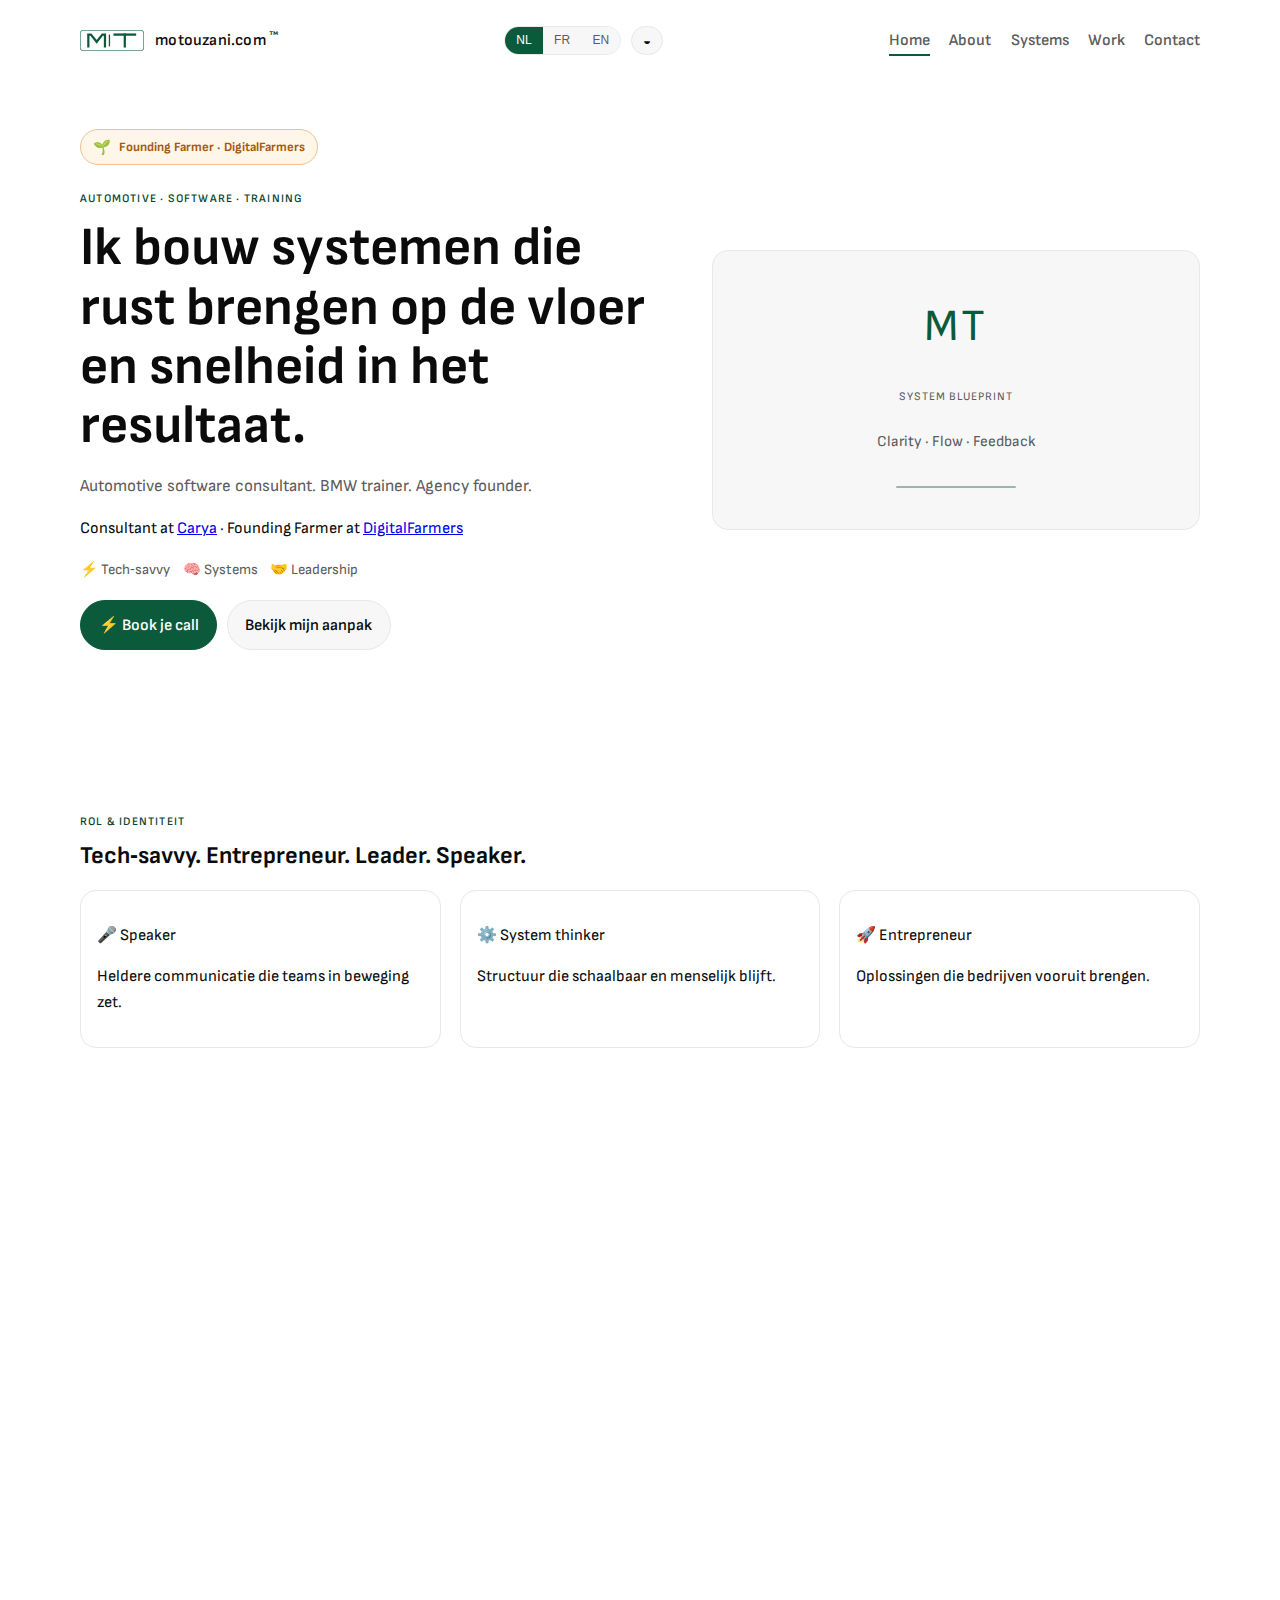
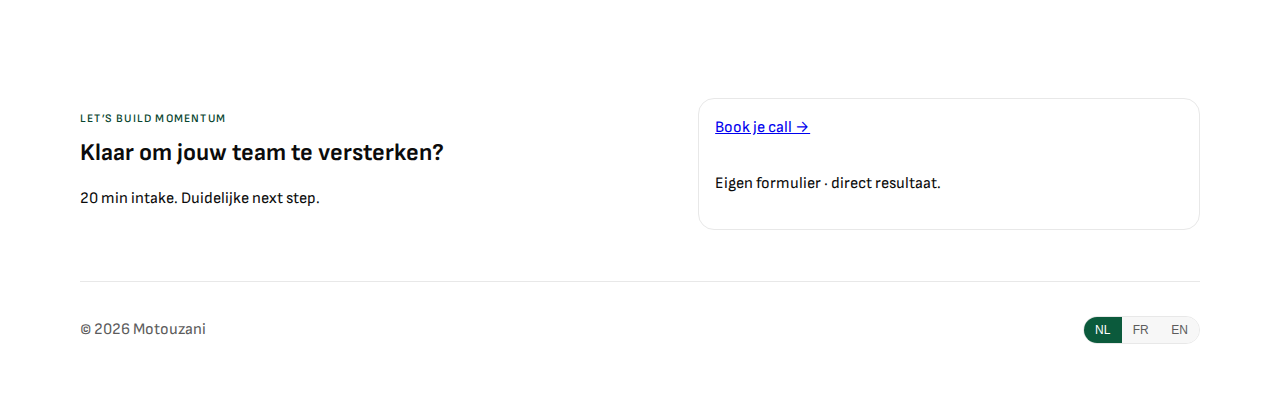
<file: index.html>
<!doctype html>
<html lang="nl">
  <head>
    <meta charset="UTF-8" />
    <meta name="viewport" content="width=device-width, initial-scale=1.0" />
    <title>Motouzani | Automotive Systems</title>
    <meta name="description" content="Motouzani — automotive software consultant. Systems that calm the floor and speed up results." />
    <link rel="preconnect" href="https://fonts.googleapis.com" />
    <link rel="preconnect" href="https://fonts.gstatic.com" crossorigin />
    <link href="https://fonts.googleapis.com/css2?family=Sofia+Sans:wght@400;500;600;700&display=swap" rel="stylesheet" />
    <link rel="icon" href="assets/favicon.svg" type="image/svg+xml" />
    <link rel="stylesheet" href="styles.css" />
  </head>
  <body data-page="home">
    <header class="hero">
      <nav class="nav">
        <a class="logo" href="index.html">
          <img class="logo-mark" src="assets/logo.svg" alt="MT logo" />
          <span class="logo-text">motouzani.com <span class="tm">™</span></span>
        </a>
        <div class="nav-actions">
          <div class="lang-switch" role="group" aria-label="Language switch">
            <button class="lang-btn" data-lang="nl">NL</button>
            <button class="lang-btn" data-lang="fr">FR</button>
            <button class="lang-btn" data-lang="en">EN</button>
          </div>
          <button class="theme-toggle" type="button" aria-label="Schakel dark mode"><span class="theme-icon">◐</span></button>
          <button class="nav-toggle" aria-label="Open menu">☰</button>
        </div>
        <ul class="nav-links">
          <li><a class="active" href="index.html" data-i18n="nav_home">Home</a></li>
          <li><a href="about.html" data-i18n="nav_about">About</a></li>
          <li><a href="systems.html" data-i18n="nav_systems">Systems</a></li>
          <li><a href="work.html" data-i18n="nav_work">Work</a></li>
          <li><a href="contact.html" data-i18n="nav_contact">Contact</a></li>
        </ul>
      </nav>

      <div class="hero-grid">
        <div class="hero-content">
          <div class="df-badge" data-i18n="df_badge">Founding Farmer · DigitalFarmers</div>
          <p class="eyebrow" data-i18n="hero_eyebrow">AUTOMOTIVE · SOFTWARE · TRAINING</p>
          <h1 data-i18n="hero_title">Ik bouw systemen die rust brengen op de vloer en snelheid in het resultaat.</h1>
          <p class="hero-text" data-i18n="hero_body">
            Automotive software consultant. BMW trainer. Agency founder. Ik combineer menselijkheid met scherpe systemen.
          </p>
          <p class="micro-links">
            <span data-i18n="micro_prefix">Consultant at</span>
            <a href="https://carya.eu" target="_blank" rel="noopener">Carya</a>
            <span data-i18n="micro_middle">· Founding Farmer at</span>
            <a href="https://digitalfarmers.be" target="_blank" rel="noopener">DigitalFarmers</a>
          </p>
          <div class="hero-bullets">
            <span data-i18n="hero_b1">⚡ Tech‑savvy</span>
            <span data-i18n="hero_b2">🧠 Systems</span>
            <span data-i18n="hero_b3">🤝 Leadership</span>
          </div>
          <div class="cta-row">
            <a href="contact.html" class="btn btn-primary" data-i18n="cta_primary">Plan een call</a>
            <a href="work.html" class="btn btn-ghost" data-i18n="cta_secondary">Bekijk mijn aanpak</a>
          </div>
        </div>
        <div class="hero-visual">
          <div class="mono-mark">MT</div>
          <p class="mono-label" data-i18n="mono_label">SYSTEM BLUEPRINT</p>
          <p class="mono-body" data-i18n="mono_body">Clarity · Flow · Feedback</p>
          <div class="pulse-line"></div>
        </div>
      </div>
    </header>

    <main>
      <section class="section reveal">
        <div class="section-head">
          <p class="eyebrow" data-i18n="roles_eyebrow">ROL & IDENTITEIT</p>
          <h2 data-i18n="roles_title">Tech‑savvy. Entrepreneur. Leader. Speaker.</h2>
        </div>
        <div class="feature-grid">
          <article class="feature-card">
            <p class="visual-title" data-i18n="role_1_title">🎤 Speaker</p>
            <p class="visual-text" data-i18n="role_1_body">Heldere communicatie die teams in beweging zet.</p>
          </article>
          <article class="feature-card">
            <p class="visual-title" data-i18n="role_2_title">⚙️ System thinker</p>
            <p class="visual-text" data-i18n="role_2_body">Structuur die schaalbaar en menselijk blijft.</p>
          </article>
          <article class="feature-card">
            <p class="visual-title" data-i18n="role_3_title">🚀 Entrepreneur</p>
            <p class="visual-text" data-i18n="role_3_body">Oplossingen die bedrijven vooruit brengen.</p>
          </article>
        </div>
      </section>

      <section class="section reveal" id="signals">
        <div class="section-head">
          <p class="eyebrow" data-i18n="visuals_eyebrow">VISUAL SIGNALS</p>
          <h2 data-i18n="visuals_title">Clarity you can see</h2>
        </div>
        <div class="visual-grid">
          <article class="visual-card reveal">
            <svg class="illus draw" viewBox="0 0 240 80" fill="none" xmlns="http://www.w3.org/2000/svg">
              <path pathLength="1" d="M20 40H220" stroke="currentColor" stroke-width="2" />
              <circle cx="40" cy="40" r="10" stroke="currentColor" stroke-width="2" />
              <circle cx="120" cy="40" r="10" stroke="currentColor" stroke-width="2" />
              <circle cx="200" cy="40" r="10" stroke="currentColor" stroke-width="2" />
            </svg>
            <p class="visual-title" data-i18n="visuals_1">Flow map</p>
          </article>
          <article class="visual-card reveal">
            <svg class="illus draw" viewBox="0 0 240 80" fill="none" xmlns="http://www.w3.org/2000/svg">
              <path pathLength="1" d="M40 52C60 32 80 32 100 52" stroke="currentColor" stroke-width="2" />
              <path pathLength="1" d="M100 52C120 72 140 72 160 52" stroke="currentColor" stroke-width="2" />
              <path pathLength="1" d="M160 52C180 32 200 32 220 52" stroke="currentColor" stroke-width="2" />
            </svg>
            <p class="visual-title" data-i18n="visuals_2">Signal</p>
          </article>
          <article class="visual-card reveal">
            <svg class="illus draw" viewBox="0 0 240 80" fill="none" xmlns="http://www.w3.org/2000/svg">
              <path pathLength="1" d="M40 56H200" stroke="currentColor" stroke-width="2" />
              <path pathLength="1" d="M70 56V30" stroke="currentColor" stroke-width="2" />
              <path pathLength="1" d="M120 56V24" stroke="currentColor" stroke-width="2" />
              <path pathLength="1" d="M170 56V36" stroke="currentColor" stroke-width="2" />
            </svg>
            <p class="visual-title" data-i18n="visuals_3">Delivery</p>
          </article>
        </div>
      </section>

      <section class="section reveal">
        <div class="section-head">
          <p class="eyebrow" data-i18n="track_eyebrow">TRACK RECORD</p>
          <h2 data-i18n="track_title">Ervaring die vertrouwen creëert</h2>
        </div>
        <div class="metrics">
          <article>
            <p class="metric" data-i18n="metric_1_title">20+ jaar</p>
            <p data-i18n="metric_1_body">Automotive experience</p>
          </article>
          <article>
            <p class="metric" data-i18n="metric_2_title">BMW HQ</p>
            <p data-i18n="metric_2_body">Training & excellence</p>
          </article>
          <article>
            <p class="metric" data-i18n="metric_3_title">Agency</p>
            <p data-i18n="metric_3_body">Dozens of clients</p>
          </article>
        </div>
      </section>

      <section class="section contact">
        <div>
          <p class="eyebrow" data-i18n="cta_eyebrow">LET’S BUILD MOMENTUM</p>
          <h2 data-i18n="cta_title">Klaar om jouw team te versterken?</h2>
          <p data-i18n="cta_body">Korte intake. Duidelijke next step.</p>
        </div>
        <div class="contact-card">
          <a class="contact-link" href="contact.html" data-i18n="cta_link">Book a call →</a>
          <p class="contact-note" data-i18n="cta_note">Eigen formulier, geen ruis.</p>
        </div>
      </section>
    </main>

    <footer class="footer">
      <div class="footer-row">
        <p>© <span id="year"></span> Motouzani</p>
        <div class="lang-switch" role="group" aria-label="Language switch">
          <button class="lang-btn" data-lang="nl">NL</button>
          <button class="lang-btn" data-lang="fr">FR</button>
          <button class="lang-btn" data-lang="en">EN</button>
        </div>
      </div>
    </footer>

    <script src="script.js"></script>
  </body>
</html>
</file>
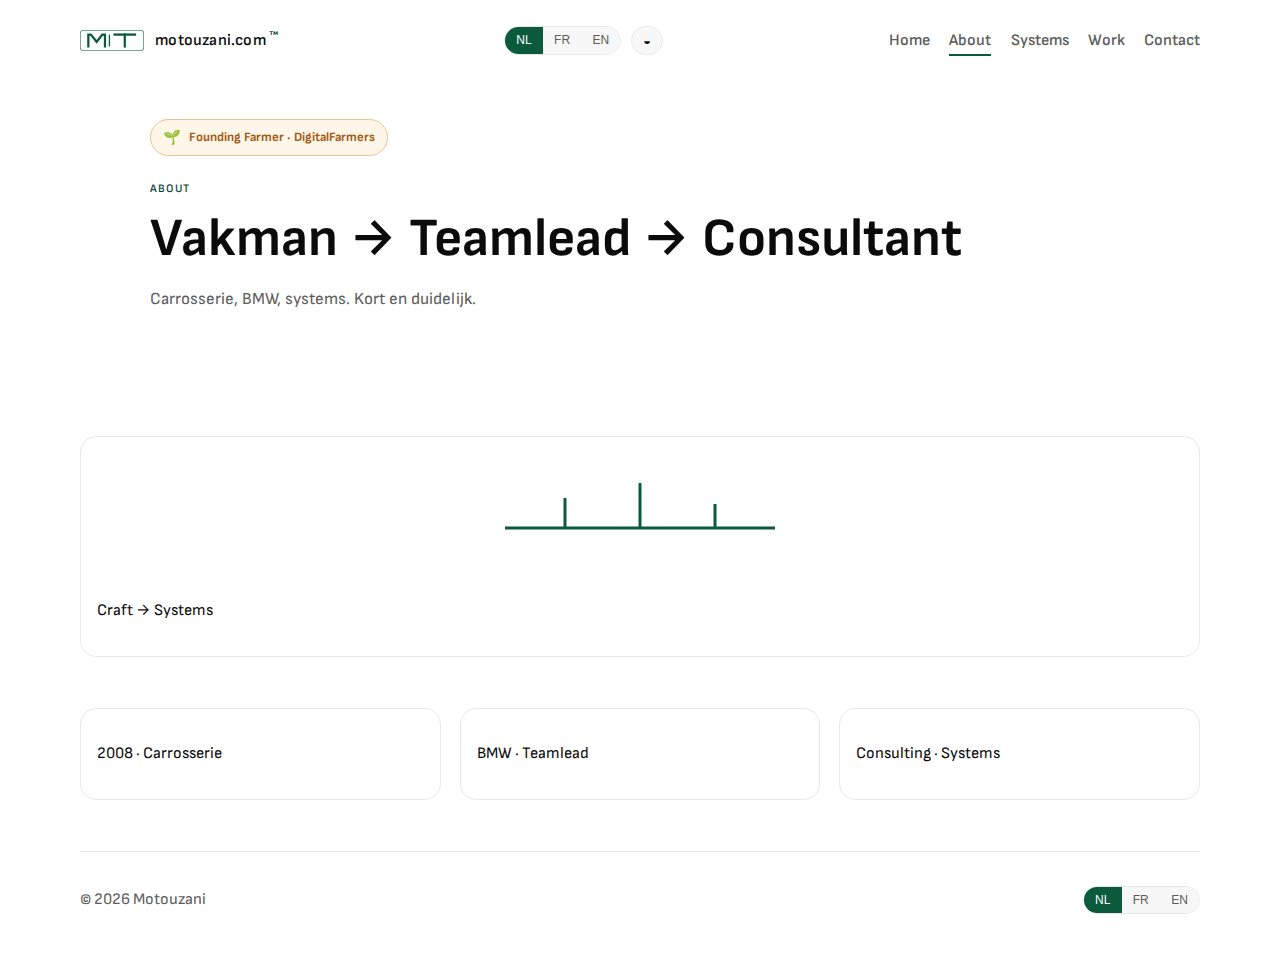
<file: about.html>
<!doctype html>
<html lang="nl">
  <head>
    <meta charset="UTF-8" />
    <meta name="viewport" content="width=device-width, initial-scale=1.0" />
    <title>About | Motouzani</title>
    <meta name="description" content="Motouzani — story in short." />
    <link rel="preconnect" href="https://fonts.googleapis.com" />
    <link rel="preconnect" href="https://fonts.gstatic.com" crossorigin />
    <link href="https://fonts.googleapis.com/css2?family=Sofia+Sans:wght@400;500;600;700&display=swap" rel="stylesheet" />
    <link rel="icon" href="assets/favicon.svg" type="image/svg+xml" />
    <link rel="stylesheet" href="styles.css" />
  </head>
  <body data-page="about">
    <header class="page-hero">
      <nav class="nav">
        <a class="logo" href="index.html">
          <img class="logo-mark" src="assets/logo.svg" alt="MT logo" />
          <span class="logo-text">motouzani.com <span class="tm">™</span></span>
        </a>
        <div class="nav-actions">
          <div class="lang-switch" role="group" aria-label="Language switch">
            <button class="lang-btn" data-lang="nl">NL</button>
            <button class="lang-btn" data-lang="fr">FR</button>
            <button class="lang-btn" data-lang="en">EN</button>
          </div>
          <button class="theme-toggle" type="button" aria-label="Schakel dark mode"><span class="theme-icon">◐</span></button>
          <button class="nav-toggle" aria-label="Open menu">☰</button>
        </div>
        <ul class="nav-links">
          <li><a href="index.html" data-i18n="nav_home">Home</a></li>
          <li><a class="active" href="about.html" data-i18n="nav_about">About</a></li>
          <li><a href="systems.html" data-i18n="nav_systems">Systems</a></li>
          <li><a href="work.html" data-i18n="nav_work">Work</a></li>
          <li><a href="contact.html" data-i18n="nav_contact">Contact</a></li>
        </ul>
      </nav>
      <div class="page-head">
        <div class="df-badge" data-i18n="df_badge">Founding Farmer · DigitalFarmers</div>
        <p class="eyebrow" data-i18n="about_eyebrow">ABOUT</p>
        <h1 data-i18n="about_title">Vakman → Teamlead → Consultant</h1>
        <p class="hero-text" data-i18n="about_intro">Carrosserie, BMW, systems. Kort en duidelijk.</p>
      </div>
    </header>

    <main>
      <section class="section reveal">
        <div class="visual-strip">
          <svg class="illus draw" viewBox="0 0 240 80" fill="none" xmlns="http://www.w3.org/2000/svg">
            <path pathLength="1" d="M30 50H210" stroke="currentColor" stroke-width="2" />
            <path pathLength="1" d="M70 50V30" stroke="currentColor" stroke-width="2" />
            <path pathLength="1" d="M120 50V20" stroke="currentColor" stroke-width="2" />
            <path pathLength="1" d="M170 50V34" stroke="currentColor" stroke-width="2" />
          </svg>
          <p class="visual-title" data-i18n="about_signal">Craft → Systems</p>
        </div>
      </section>
      <section class="section">
        <div class="feature-grid">
          <article class="feature-card"><p class="visual-title" data-i18n="about_p1">2008 · Carrosserie</p></article>
          <article class="feature-card"><p class="visual-title" data-i18n="about_p2">BMW · Teamlead</p></article>
          <article class="feature-card"><p class="visual-title" data-i18n="about_p3">Consulting · Systems</p></article>
        </div>
      </section>
    </main>

    <footer class="footer">
      <div class="footer-row">
        <p>© <span id="year"></span> Motouzani</p>
        <div class="lang-switch" role="group" aria-label="Language switch">
          <button class="lang-btn" data-lang="nl">NL</button>
          <button class="lang-btn" data-lang="fr">FR</button>
          <button class="lang-btn" data-lang="en">EN</button>
        </div>
      </div>
    </footer>

    <script src="script.js"></script>
  </body>
</html>
</file>
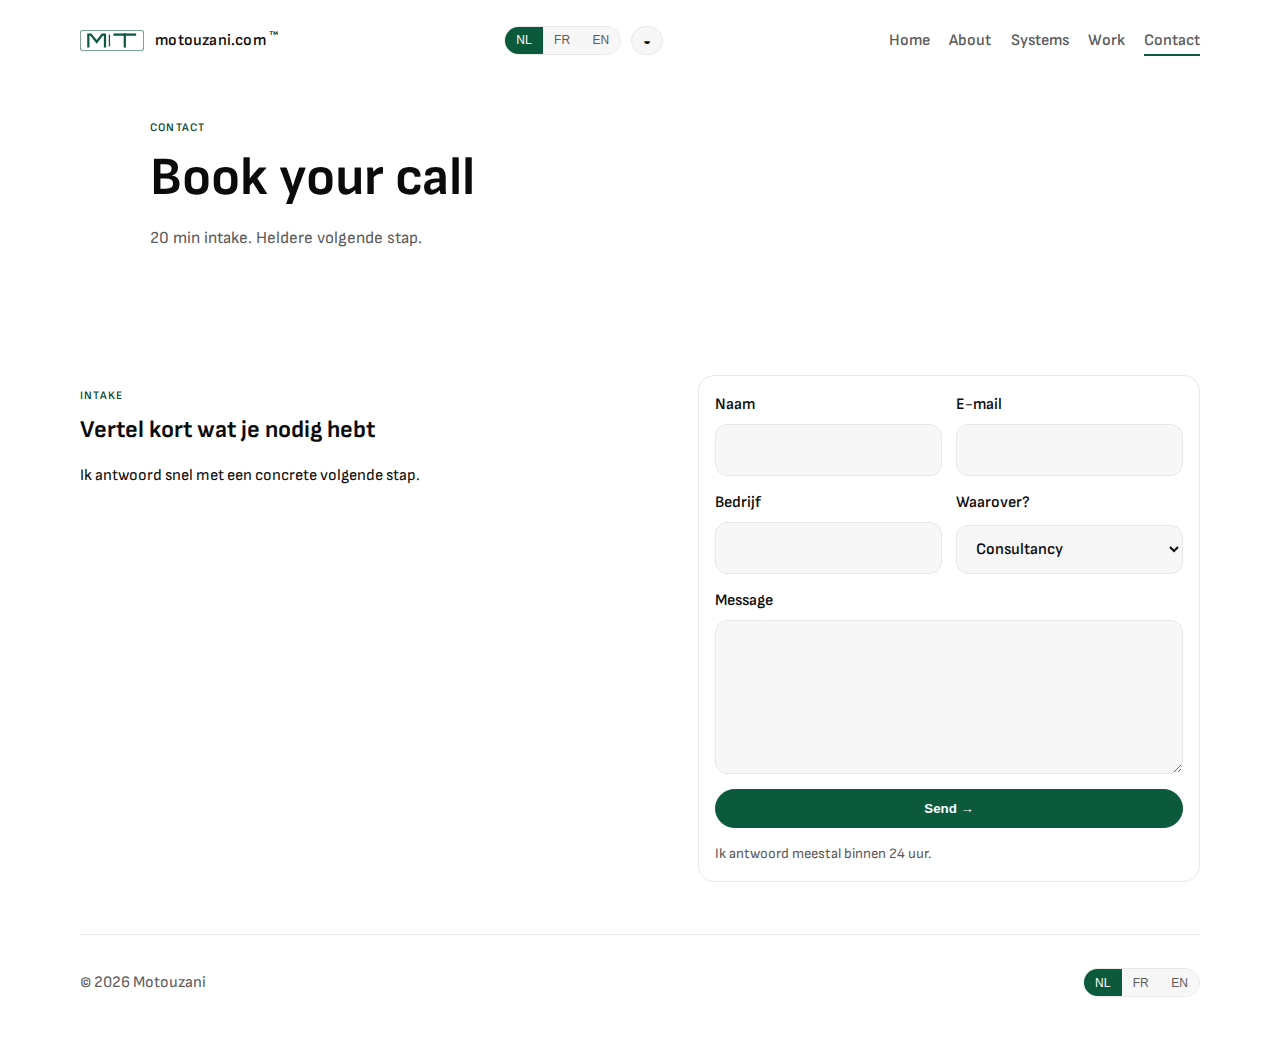
<file: contact.html>
<!doctype html>
<html lang="nl">
  <head>
    <meta charset="UTF-8" />
    <meta name="viewport" content="width=device-width, initial-scale=1.0" />
    <title>Contact | Motouzani</title>
    <meta name="description" content="Book a call with Motouzani." />
    <link rel="preconnect" href="https://fonts.googleapis.com" />
    <link rel="preconnect" href="https://fonts.gstatic.com" crossorigin />
    <link href="https://fonts.googleapis.com/css2?family=Sofia+Sans:wght@400;500;600;700&display=swap" rel="stylesheet" />
    <link rel="icon" href="assets/favicon.svg" type="image/svg+xml" />
    <link rel="stylesheet" href="styles.css" />
  </head>
  <body data-page="contact">
    <header class="page-hero">
      <nav class="nav">
        <a class="logo" href="index.html">
          <img class="logo-mark" src="assets/logo.svg" alt="MT logo" />
          <span class="logo-text">motouzani.com <span class="tm">™</span></span>
        </a>
        <div class="nav-actions">
          <div class="lang-switch" role="group" aria-label="Language switch">
            <button class="lang-btn" data-lang="nl">NL</button>
            <button class="lang-btn" data-lang="fr">FR</button>
            <button class="lang-btn" data-lang="en">EN</button>
          </div>
          <button class="theme-toggle" type="button" aria-label="Schakel dark mode"><span class="theme-icon">◐</span></button>
          <button class="nav-toggle" aria-label="Open menu">☰</button>
        </div>
        <ul class="nav-links">
          <li><a href="index.html" data-i18n="nav_home">Home</a></li>
          <li><a href="about.html" data-i18n="nav_about">About</a></li>
          <li><a href="systems.html" data-i18n="nav_systems">Systems</a></li>
          <li><a href="work.html" data-i18n="nav_work">Work</a></li>
          <li><a class="active" href="contact.html" data-i18n="nav_contact">Contact</a></li>
        </ul>
      </nav>
      <div class="page-head">
        <p class="eyebrow" data-i18n="contact_eyebrow">CONTACT</p>
        <h1 data-i18n="contact_title">Book a call</h1>
        <p class="hero-text" data-i18n="contact_intro">Korte intake. Heldere volgende stap.</p>
      </div>
    </header>

    <main>
      <section class="section contact">
        <div>
          <p class="eyebrow" data-i18n="contact_form_eyebrow">INTAKE</p>
          <h2 data-i18n="contact_form_title">Vertel kort wat je nodig hebt</h2>
          <p data-i18n="contact_form_body">Ik antwoord snel met een concrete volgende stap.</p>
        </div>
        <form class="contact-card" onsubmit="event.preventDefault()">
          <div class="form-row">
            <label>
              <span data-i18n="form_name">Naam</span>
              <input type="text" required />
            </label>
            <label>
              <span data-i18n="form_email">E-mail</span>
              <input type="email" required />
            </label>
          </div>
          <div class="form-row">
            <label>
              <span data-i18n="form_company">Bedrijf</span>
              <input type="text" />
            </label>
            <label>
              <span data-i18n="form_topic">Waarover?</span>
              <select>
                <option data-i18n="form_opt_1">Consultancy</option>
                <option data-i18n="form_opt_2">Training</option>
                <option data-i18n="form_opt_3">Agency project</option>
              </select>
            </label>
          </div>
          <label>
            <span data-i18n="form_msg">Message</span>
            <textarea rows="5" required></textarea>
          </label>
          <button class="btn btn-primary" type="submit" data-i18n="form_submit">Send →</button>
          <p class="form-note" data-i18n="form_note">Ik antwoord meestal binnen 24 uur.</p>
        </form>
      </section>
    </main>

    <footer class="footer">
      <div class="footer-row">
        <p>© <span id="year"></span> Motouzani</p>
        <div class="lang-switch" role="group" aria-label="Language switch">
          <button class="lang-btn" data-lang="nl">NL</button>
          <button class="lang-btn" data-lang="fr">FR</button>
          <button class="lang-btn" data-lang="en">EN</button>
        </div>
      </div>
    </footer>

    <script src="script.js"></script>
  </body>
</html>
</file>
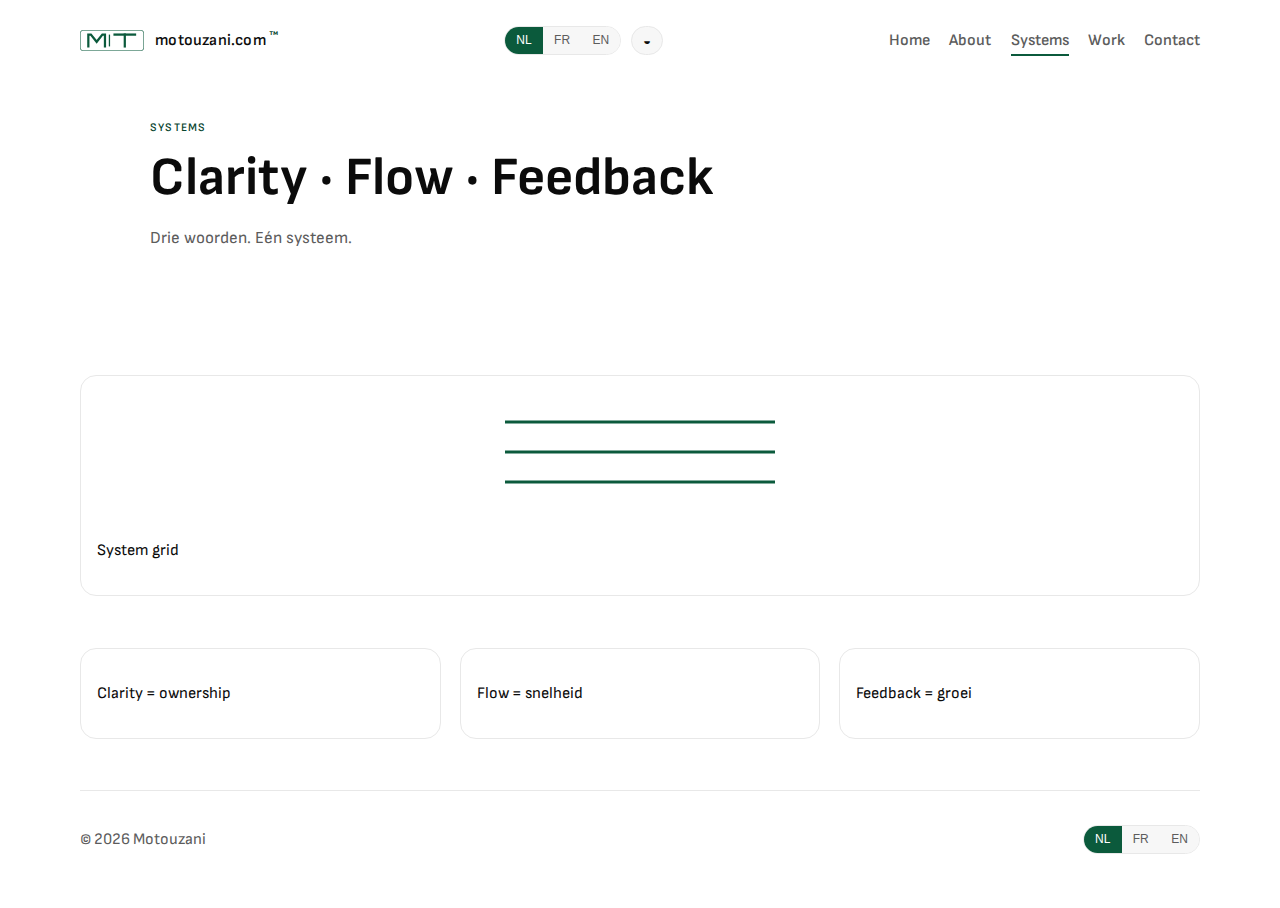
<file: systems.html>
<!doctype html>
<html lang="nl">
  <head>
    <meta charset="UTF-8" />
    <meta name="viewport" content="width=device-width, initial-scale=1.0" />
    <title>Systems | Motouzani</title>
    <meta name="description" content="Systems in three lines." />
    <link rel="preconnect" href="https://fonts.googleapis.com" />
    <link rel="preconnect" href="https://fonts.gstatic.com" crossorigin />
    <link href="https://fonts.googleapis.com/css2?family=Sofia+Sans:wght@400;500;600;700&display=swap" rel="stylesheet" />
    <link rel="icon" href="assets/favicon.svg" type="image/svg+xml" />
    <link rel="stylesheet" href="styles.css" />
  </head>
  <body data-page="systems">
    <header class="page-hero">
      <nav class="nav">
        <a class="logo" href="index.html">
          <img class="logo-mark" src="assets/logo.svg" alt="MT logo" />
          <span class="logo-text">motouzani.com <span class="tm">™</span></span>
        </a>
        <div class="nav-actions">
          <div class="lang-switch" role="group" aria-label="Language switch">
            <button class="lang-btn" data-lang="nl">NL</button>
            <button class="lang-btn" data-lang="fr">FR</button>
            <button class="lang-btn" data-lang="en">EN</button>
          </div>
          <button class="theme-toggle" type="button" aria-label="Schakel dark mode"><span class="theme-icon">◐</span></button>
          <button class="nav-toggle" aria-label="Open menu">☰</button>
        </div>
        <ul class="nav-links">
          <li><a href="index.html" data-i18n="nav_home">Home</a></li>
          <li><a href="about.html" data-i18n="nav_about">About</a></li>
          <li><a class="active" href="systems.html" data-i18n="nav_systems">Systems</a></li>
          <li><a href="work.html" data-i18n="nav_work">Work</a></li>
          <li><a href="contact.html" data-i18n="nav_contact">Contact</a></li>
        </ul>
      </nav>
      <div class="page-head">
        <p class="eyebrow" data-i18n="sys_eyebrow">SYSTEMS</p>
        <h1 data-i18n="sys_title">Clarity · Flow · Feedback</h1>
        <p class="hero-text" data-i18n="sys_intro">Drie woorden. Eén systeem.</p>
      </div>
    </header>

    <main>
      <section class="section reveal">
        <div class="visual-strip">
          <svg class="illus draw" viewBox="0 0 240 80" fill="none" xmlns="http://www.w3.org/2000/svg">
            <path pathLength="1" d="M30 20H210" stroke="currentColor" stroke-width="2" />
            <path pathLength="1" d="M30 40H210" stroke="currentColor" stroke-width="2" />
            <path pathLength="1" d="M30 60H210" stroke="currentColor" stroke-width="2" />
          </svg>
          <p class="visual-title" data-i18n="sys_signal">System grid</p>
        </div>
      </section>
      <section class="section">
        <div class="feature-grid">
          <article class="feature-card"><p class="visual-title" data-i18n="sys_p1">Clarity = ownership</p></article>
          <article class="feature-card"><p class="visual-title" data-i18n="sys_p2">Flow = snelheid</p></article>
          <article class="feature-card"><p class="visual-title" data-i18n="sys_p3">Feedback = groei</p></article>
        </div>
      </section>
    </main>

    <footer class="footer">
      <div class="footer-row">
        <p>© <span id="year"></span> Motouzani</p>
        <div class="lang-switch" role="group" aria-label="Language switch">
          <button class="lang-btn" data-lang="nl">NL</button>
          <button class="lang-btn" data-lang="fr">FR</button>
          <button class="lang-btn" data-lang="en">EN</button>
        </div>
      </div>
    </footer>

    <script src="script.js"></script>
  </body>
</html>
</file>
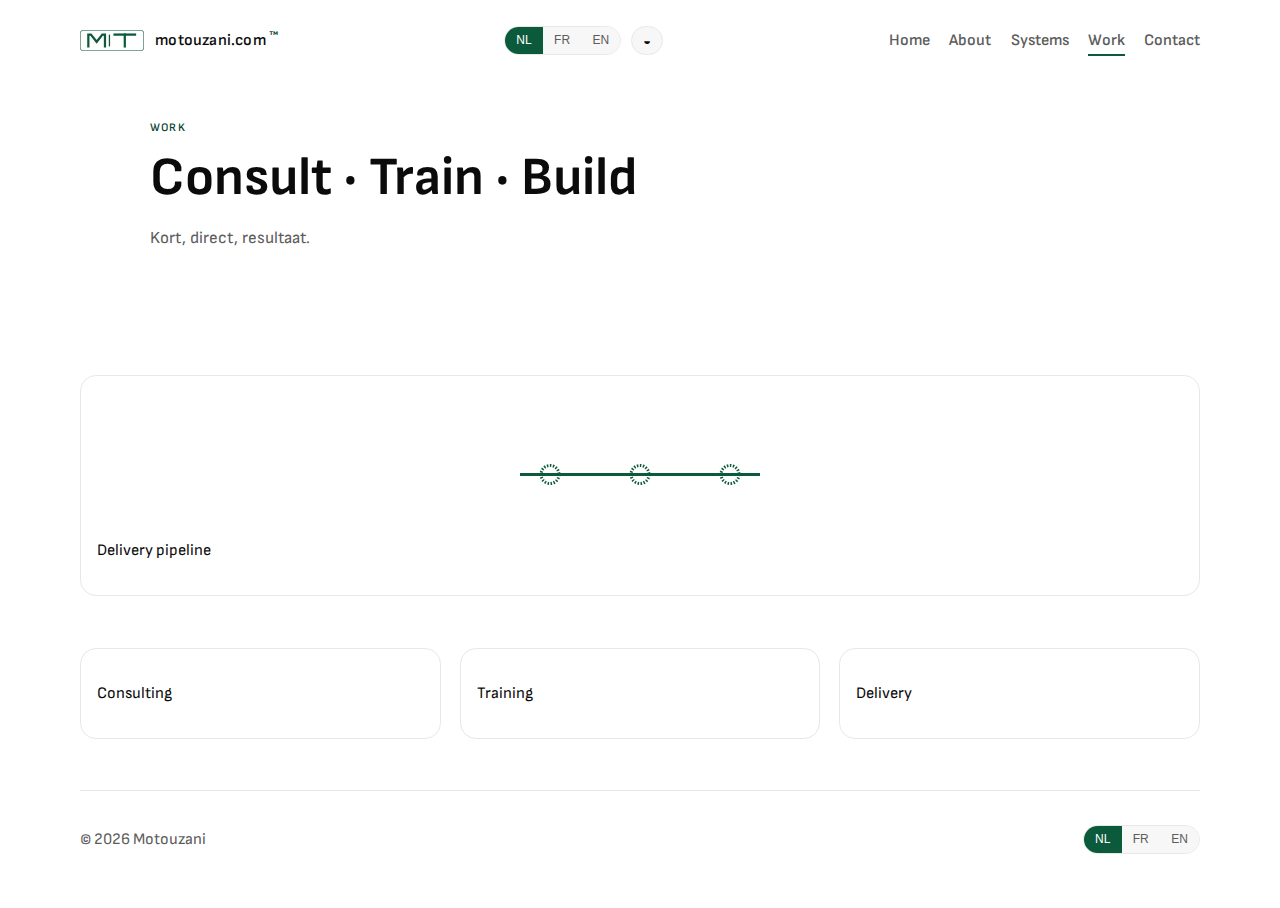
<file: work.html>
<!doctype html>
<html lang="nl">
  <head>
    <meta charset="UTF-8" />
    <meta name="viewport" content="width=device-width, initial-scale=1.0" />
    <title>Work | Motouzani</title>
    <meta name="description" content="Work in one view." />
    <link rel="preconnect" href="https://fonts.googleapis.com" />
    <link rel="preconnect" href="https://fonts.gstatic.com" crossorigin />
    <link href="https://fonts.googleapis.com/css2?family=Sofia+Sans:wght@400;500;600;700&display=swap" rel="stylesheet" />
    <link rel="icon" href="assets/favicon.svg" type="image/svg+xml" />
    <link rel="stylesheet" href="styles.css" />
  </head>
  <body data-page="work">
    <header class="page-hero">
      <nav class="nav">
        <a class="logo" href="index.html">
          <img class="logo-mark" src="assets/logo.svg" alt="MT logo" />
          <span class="logo-text">motouzani.com <span class="tm">™</span></span>
        </a>
        <div class="nav-actions">
          <div class="lang-switch" role="group" aria-label="Language switch">
            <button class="lang-btn" data-lang="nl">NL</button>
            <button class="lang-btn" data-lang="fr">FR</button>
            <button class="lang-btn" data-lang="en">EN</button>
          </div>
          <button class="theme-toggle" type="button" aria-label="Schakel dark mode"><span class="theme-icon">◐</span></button>
          <button class="nav-toggle" aria-label="Open menu">☰</button>
        </div>
        <ul class="nav-links">
          <li><a href="index.html" data-i18n="nav_home">Home</a></li>
          <li><a href="about.html" data-i18n="nav_about">About</a></li>
          <li><a href="systems.html" data-i18n="nav_systems">Systems</a></li>
          <li><a class="active" href="work.html" data-i18n="nav_work">Work</a></li>
          <li><a href="contact.html" data-i18n="nav_contact">Contact</a></li>
        </ul>
      </nav>
      <div class="page-head">
        <p class="eyebrow" data-i18n="work_eyebrow">WORK</p>
        <h1 data-i18n="work_title">Consult · Train · Build</h1>
        <p class="hero-text" data-i18n="work_intro">Kort, direct, resultaat.</p>
      </div>
    </header>

    <main>
      <section class="section reveal">
        <div class="visual-strip">
          <svg class="illus draw" viewBox="0 0 240 80" fill="none" xmlns="http://www.w3.org/2000/svg">
            <path pathLength="1" d="M40 55H200" stroke="currentColor" stroke-width="2" />
            <circle cx="60" cy="55" r="6" stroke="currentColor" stroke-width="2" />
            <circle cx="120" cy="55" r="6" stroke="currentColor" stroke-width="2" />
            <circle cx="180" cy="55" r="6" stroke="currentColor" stroke-width="2" />
          </svg>
          <p class="visual-title" data-i18n="work_signal">Delivery pipeline</p>
        </div>
      </section>
      <section class="section">
        <div class="feature-grid">
          <article class="feature-card"><p class="visual-title" data-i18n="work_p1">Consulting</p></article>
          <article class="feature-card"><p class="visual-title" data-i18n="work_p2">Training</p></article>
          <article class="feature-card"><p class="visual-title" data-i18n="work_p3">Delivery</p></article>
        </div>
      </section>
    </main>

    <footer class="footer">
      <div class="footer-row">
        <p>© <span id="year"></span> Motouzani</p>
        <div class="lang-switch" role="group" aria-label="Language switch">
          <button class="lang-btn" data-lang="nl">NL</button>
          <button class="lang-btn" data-lang="fr">FR</button>
          <button class="lang-btn" data-lang="en">EN</button>
        </div>
      </div>
    </footer>

    <script src="script.js"></script>
  </body>
</html>
</file>
<file: styles.css>
:root {
  --bg: #ffffff;
  --bg-soft: #f7f7f7;
  --ink: #0b0b0b;
  --ink-soft: #5c5c5c;
  --accent: #0b5a3c;
  --accent-dark: #08452f;
  --line: #e8e8e8;
  --card: #ffffff;
}

html[data-theme="dark"] {
  --bg: #0b0b0b;
  --bg-soft: #141414;
  --ink: #f5f5f5;
  --ink-soft: #b5b5b5;
  --accent: #2ea043;
  --accent-dark: #238636;
  --line: #222222;
  --card: #0b0b0b;
}
html[data-theme="dark"] .df-badge {
  border-color: #704015;
  background: #241508;
  color: #f0c18f;
}

* { box-sizing: border-box; }
html, body { margin: 0; padding: 0; }

body {
  font-family: "Sofia Sans", -apple-system, BlinkMacSystemFont, "Segoe UI", sans-serif;
  background: var(--bg);
  color: var(--ink);
  line-height: 1.6;
}

.nav {
  width: min(1120px, 92%);
  margin: 0 auto;
  padding: 1.6rem 0;
  display: flex;
  justify-content: space-between;
  align-items: center;
}

.logo {
  color: var(--ink);
  text-decoration: none;
  font-weight: 600;
  letter-spacing: 0.2px;
  display: inline-flex;
  align-items: center;
  gap: 0.7rem;
}

.logo-mark { width: 64px; height: auto; color: var(--accent); }
.logo-text { font-weight: 600; }
.tm { font-size: 0.7rem; vertical-align: super; color: var(--accent-dark); }

.nav-links {
  list-style: none; margin: 0; padding: 0; display: flex; gap: 1.2rem;
}

.nav-links a {
  text-decoration: none; color: var(--ink-soft); font-weight: 600; position: relative;
}

.nav-links a.active::after {
  content: ""; position: absolute; left: 0; right: 0; bottom: -6px; height: 2px; background: var(--accent);
}

.nav-actions { display: flex; align-items: center; gap: 0.6rem; }

.lang-switch { display: inline-flex; border: 1px solid var(--line); border-radius: 999px; overflow: hidden; }
.lang-btn { background: var(--bg-soft); border: none; padding: 0.4rem 0.7rem; font-size: 0.75rem; color: var(--ink-soft); cursor: pointer; }
.lang-btn.active { background: var(--accent); color: #fff; }

.theme-toggle { border: 1px solid var(--line); border-radius: 999px; padding: 0.4rem 0.7rem; background: var(--bg-soft); color: var(--ink); cursor: pointer; }
.nav-toggle { display: none; border: 1px solid var(--line); border-radius: 8px; padding: 0.4rem 0.7rem; background: var(--bg-soft); }

.hero { padding-bottom: 3.5rem; }
.hero-grid { width: min(1120px, 92%); margin: 3rem auto 3.5rem; display: grid; grid-template-columns: 1.1fr 0.9fr; gap: 2.2rem; align-items: center; }
.page-hero { padding-bottom: 2.5rem; }
.page-head { width: min(980px, 92%); margin: 2.4rem auto 2rem; }

.eyebrow { text-transform: uppercase; letter-spacing: 1.2px; font-size: 0.72rem; font-weight: 600; color: var(--accent-dark); }

h1, h2, h3 { font-family: "Sofia Sans", -apple-system, BlinkMacSystemFont, "Segoe UI", sans-serif; line-height: 1.1; margin-top: 0; }

h1 { font-size: clamp(2.2rem, 4.2vw, 3.8rem); max-width: 860px; margin-bottom: 1rem; }
.hero-text { max-width: 720px; color: var(--ink-soft); font-size: 1.05rem; }
.df-badge {
  display: inline-flex;
  align-items: center;
  gap: 0.5rem;
  padding: 0.35rem 0.75rem;
  border-radius: 999px;
  border: 1px solid #f0c18f;
  background: #fff6ea;
  color: #a25a10;
  font-weight: 700;
  font-size: 0.8rem;
  margin-bottom: 0.8rem;
}
.df-badge::before { content: "🌱"; font-size: 0.9rem; }

.hero-bullets { margin-top: 0.8rem; display: flex; gap: 0.8rem; flex-wrap: wrap; font-size: 0.9rem; color: var(--ink-soft); }

.cta-row { margin-top: 1.2rem; display: flex; gap: 0.6rem; flex-wrap: wrap; }
.btn { display: inline-block; border-radius: 999px; padding: 0.7rem 1.1rem; font-weight: 600; text-decoration: none; transition: all 0.2s ease; }
.btn-primary { background: var(--accent); color: #fff; border: 1px solid var(--accent); }
.btn-primary:hover { background: var(--accent-dark); }
.btn-ghost { border: 1px solid var(--line); color: var(--ink); background: var(--bg-soft); }
.btn-ghost:hover { border-color: var(--accent); color: var(--accent-dark); }

.hero-visual { min-height: 280px; border-radius: 16px; border: 1px solid var(--line); background: var(--bg-soft); display: grid; place-items: center; text-align: center; padding: 2rem; position: relative; overflow: hidden; }
.mono-mark { font-size: 2.8rem; letter-spacing: 0.2rem; color: var(--accent); margin-bottom: 0.6rem; }
.mono-label { font-size: 0.72rem; letter-spacing: 1px; text-transform: uppercase; color: var(--ink-soft); margin: 0 0 0.4rem; }
.mono-body { margin: 0; font-size: 0.95rem; color: var(--ink-soft); }

.pulse-line { width: 120px; height: 2px; background: var(--accent); opacity: 0.4; border-radius: 999px; margin-top: 1rem; animation: pulse 2.4s ease-in-out infinite; }

.visual-grid { display: grid; grid-template-columns: repeat(3, minmax(0, 1fr)); gap: 1.2rem; }
.visual-card { border: 1px solid var(--line); border-radius: 16px; padding: 1rem; background: var(--card); }
.visual-strip { border: 1px solid var(--line); border-radius: 16px; padding: 1rem; background: var(--card); display: grid; gap: 0.6rem; }
.illus { width: 100%; height: 120px; color: var(--accent); }
.draw path, .draw circle { stroke-dasharray: 1; stroke-dashoffset: 1; transition: stroke-dashoffset 1.2s ease; }
.draw.in-view path, .draw.in-view circle { stroke-dashoffset: 0; }

.reveal { opacity: 0; transform: translateY(10px); transition: opacity 0.6s ease, transform 0.6s ease; }
.reveal.in-view { opacity: 1; transform: translateY(0); }

.section { width: min(1120px, 92%); margin: 3.2rem auto; }
.section-head { margin-bottom: 1.2rem; }

.feature-grid, .metrics { display: grid; grid-template-columns: repeat(3, minmax(0, 1fr)); gap: 1.2rem; }
.feature-card, .metrics article { border: 1px solid var(--line); border-radius: 16px; padding: 1rem; background: var(--card); transition: transform 0.2s ease; }
.feature-card:hover { transform: translateY(-3px); }

.metric { font-size: 1.25rem; margin: 0 0 0.25rem; }

.contact { display: grid; grid-template-columns: 1.2fr 1fr; gap: 1rem; }
.contact-card { display: grid; gap: 0.9rem; background: var(--card); border-radius: 16px; border: 1px solid var(--line); padding: 1rem; }

label { display: grid; gap: 0.4rem; font-weight: 600; color: var(--ink); }
input, select, textarea { width: 100%; border: 1px solid var(--line); border-radius: 12px; padding: 0.75rem 0.9rem; font: inherit; background: var(--bg-soft); color: var(--ink); }
input:focus, select:focus, textarea:focus { outline: none; border-color: var(--accent); box-shadow: 0 0 0 3px rgba(11, 90, 60, 0.15); }
textarea { resize: vertical; }
.form-row { display: grid; grid-template-columns: 1fr 1fr; gap: 0.9rem; }
.form-note { margin: 0; color: var(--ink-soft); font-size: 0.9rem; }

.footer { width: min(1120px, 92%); margin: 2.5rem auto; padding-top: 1.2rem; border-top: 1px solid var(--line); color: var(--ink-soft); }
.footer-row { display: flex; align-items: center; justify-content: space-between; gap: 1rem; flex-wrap: wrap; }

@keyframes pulse { 0%,100% { opacity: 0.3; } 50% { opacity: 0.8; } }

@media (max-width: 980px) {
  .feature-grid, .metrics, .contact { grid-template-columns: 1fr; }
  .hero-grid { grid-template-columns: 1fr; margin-top: 2rem; }
  .form-row { grid-template-columns: 1fr; }
}

@media (max-width: 720px) {
  .nav-toggle { display: block; }
  .nav-links { position: absolute; top: 68px; right: 4%; width: min(280px, 92%); flex-direction: column; gap: 0; background: var(--card); border: 1px solid var(--line); border-radius: 12px; overflow: hidden; display: none; }
  .nav-links.open { display: flex; }
  .nav-links a { display: block; padding: 0.9rem 1rem; border-bottom: 1px solid var(--line); }
}
</file>
